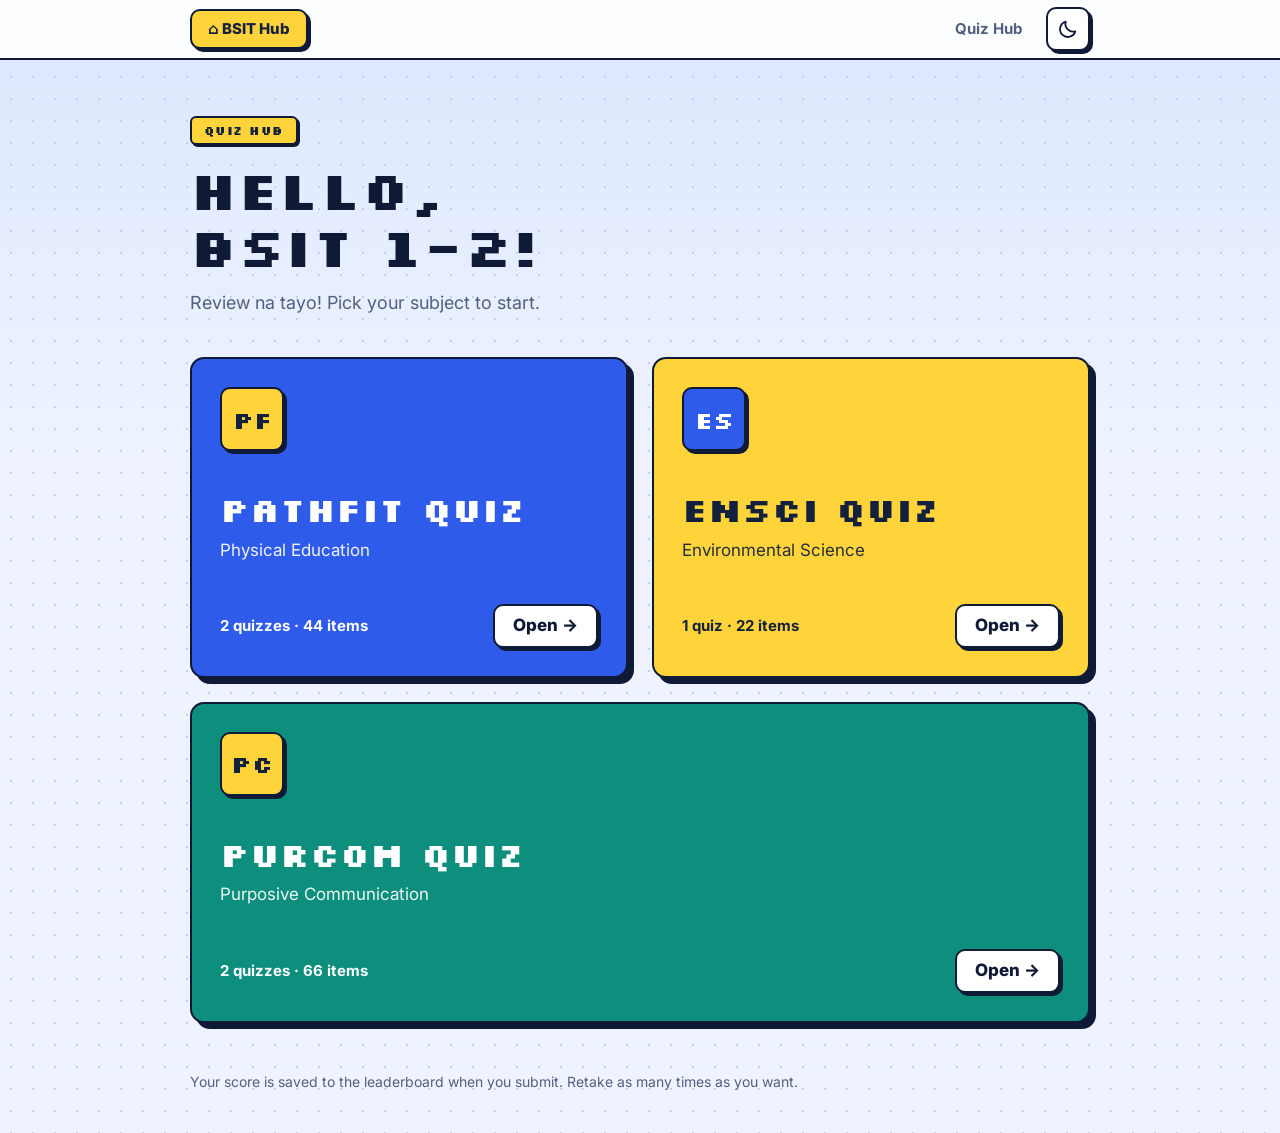
<file: index.html>
<!doctype html><html lang="en"><head><meta charset="utf-8"><meta name="viewport" content="width=device-width,initial-scale=1">
<script src="theme.js"></script>
<title>Quiz Hub</title><link rel="icon" href="favicon.svg" type="image/svg+xml"><link rel="stylesheet" href="style.css"><script src="splash.js"></script></head><body>
<nav class="bar"><div class="wrap barin"><a id="hubback" class="back" href="#">&#8962; BSIT Hub</a><span id="crumb">Quiz Hub</span></div></nav>
<header class="hero hub"><div class="wrap"><p class="tag">Quiz Hub</p><h1>Hello,<br>BSIT 1-2!</h1>
<p class="lead">Review na tayo! Pick your subject to start.</p></div></header>
<main class="wrap"><div id="subjects" class="subjects"></div>
<a id="alink" class="abtn alink" href="archive.html" hidden><span class="al"><svg class="fi" viewBox="0 0 24 20" width="24" height="20" aria-hidden="true"><path d="M1.5 3.5h7l2 2.5h12v12h-21z" fill="#FFD43B" stroke="currentColor" stroke-width="1.6" stroke-linejoin="round"/></svg>Archived quizzes <b id="acount"></b></span><span class="ac" aria-hidden="true">&rarr;</span></a></main>
<footer class="wrap foot">Your score is saved to the leaderboard when you submit. Retake as many times as you want.</footer>
<script src="config.js"></script><script src="data.js"></script>
<script>
document.getElementById('hubback').href=HUB_URL;
const el=document.getElementById('subjects'),ab=document.getElementById('alink');
const plural=n=>n+(n===1?' quiz':' quizzes');
function draw(arch){
 const A=new Set(arch||[]);
 el.innerHTML=SUBJECTS.map(s=>{
  const all=QUIZZES.filter(q=>q.subject===s.id),qs=all.filter(q=>!A.has(q.id)),n=qs.reduce((t,q)=>t+countQ(q),0);
  const info=qs.length?plural(qs.length)+' &middot; '+n+' items':all.length?'No new quizzes':'Coming soon';
  return `<a class="sj ${s.id}" href="subject.html?s=${s.id}"><span class="badge">${s.badge}</span><div><h2>${esc(s.name)} Quiz</h2><p>${esc(s.full)}</p></div><div class="meta"><small>${info}</small><span class="open">Open &rarr;</span></div></a>`}).join('');
 const k=QUIZZES.filter(q=>A.has(q.id)).length;
 document.getElementById('acount').textContent=k?'('+k+')':'';ab.hidden=!k}
{const c=archive.cached();
 draw(c||[]);
 archive.ids().then(a=>{if(a===null)return;
  if(!c||[...a].sort().join()!==[...c].sort().join())draw(a)})}
</script>


</body></html>
</file>
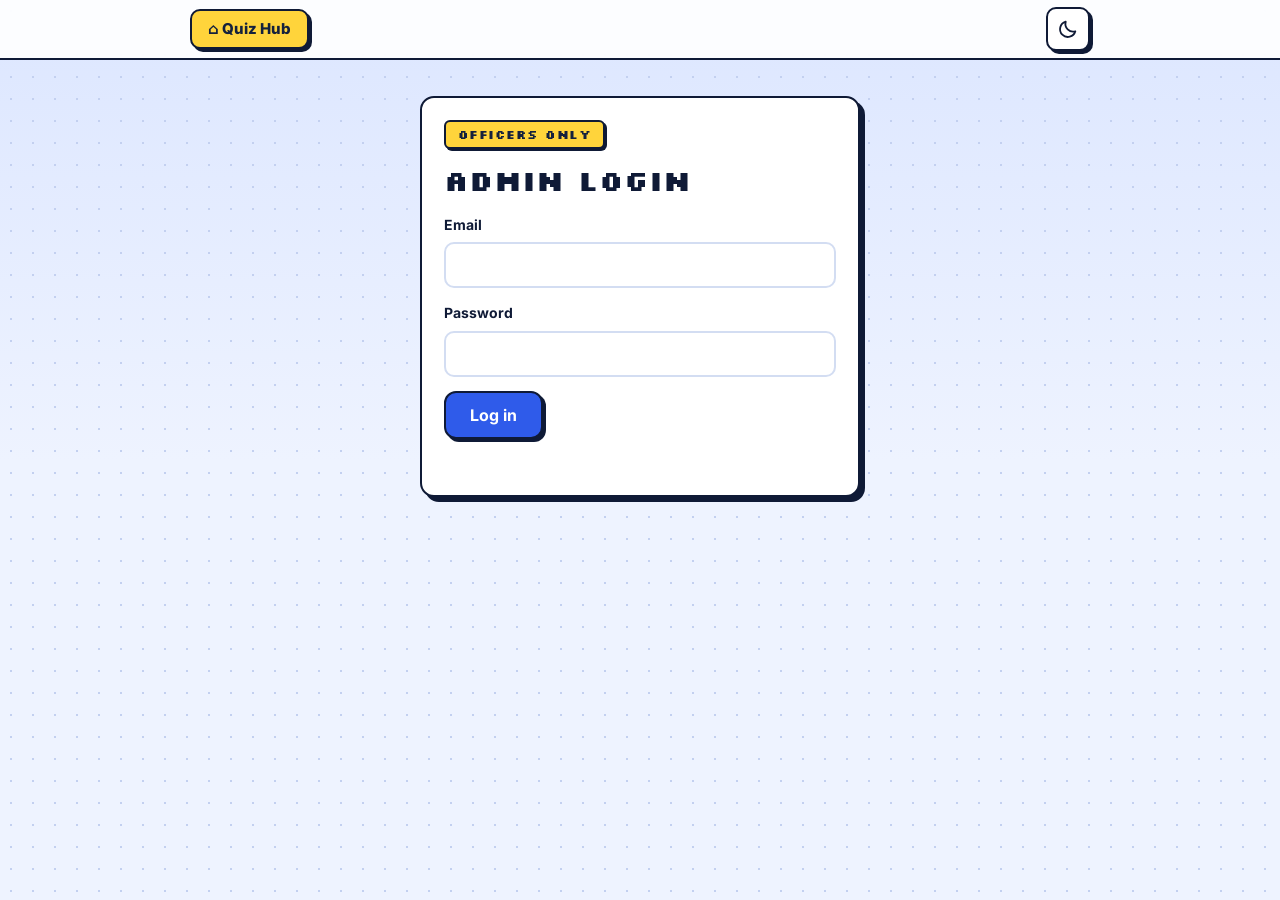
<file: admin.html>
<!doctype html><html lang="en"><head><meta charset="utf-8"><meta name="viewport" content="width=device-width,initial-scale=1">
<meta name="robots" content="noindex,nofollow">
<script src="theme.js"></script>
<title>Admin | Quiz Hub</title><link rel="icon" href="favicon.svg" type="image/svg+xml"><link rel="stylesheet" href="style.css">
<style>
[hidden]{display:none!important}
.narrow{max-width:440px;margin:36px auto}
.box{background:var(--card);border:2px solid var(--bd);border-radius:var(--r);padding:22px;box-shadow:5px 5px 0 var(--sh)}
.fld{display:grid;gap:6px;margin-bottom:14px}.fld label{font-weight:700;font-size:14px}
.fld input{width:100%;min-height:46px;padding:10px 12px;border:2px solid var(--line);border-radius:10px;background:var(--card);color:var(--ink);font:16px Inter,system-ui,sans-serif}
.fld input:focus{outline:0;border-color:var(--bd);box-shadow:3px 3px 0 var(--sh)}
.err{color:var(--bad);font-weight:700;min-height:1.4em;margin-top:10px}
.btn:disabled{opacity:.6;cursor:wait}
.btn.sm{min-height:40px;padding:0 16px;font-size:14px}
.sub{margin:28px 0 12px;display:flex;align-items:baseline;justify-content:space-between;gap:12px;flex-wrap:wrap}
.sub h2{font:700 clamp(16px,3vw,20px)/1.2 var(--px);text-transform:uppercase}
.rowq{display:grid;grid-template-columns:auto 1fr auto;gap:14px;align-items:center;background:var(--card);border:2px solid var(--bd);border-radius:var(--r);padding:14px 16px;margin-bottom:12px;box-shadow:4px 4px 0 var(--sh)}
.rowq.old{border-style:dashed;box-shadow:none;background:var(--soft)}
.rowq h3{font-size:17px;margin:0 0 2px}.rowq p{margin:0;color:var(--mut);font-size:14px}
.st{display:inline-block;margin-right:8px;padding:1px 9px;border:2px solid var(--bd);border-radius:6px;font:700 11px var(--px);text-transform:uppercase;background:var(--ok-bg);color:var(--ok-ink)}
.rowq.old .st{background:var(--yel);color:var(--yel-ink)}
.top{display:flex;gap:10px;align-items:center}
#toast{position:fixed;left:50%;bottom:24px;transform:translateX(-50%);background:var(--act-bg);color:var(--act-ink);padding:12px 18px;border-radius:10px;border:2px solid var(--bd);font-weight:700;display:none;z-index:20}
@media(max-width:560px){.rowq{grid-template-columns:auto 1fr}.rowq .btn{grid-column:1/-1;width:100%}}
</style></head><body>
<nav class="bar"><div class="wrap barin"><a href="index.html" class="back">&#8962; Quiz Hub</a><div class="top"><span id="who" class="hint" style="margin:0" hidden></span><button class="btn ghost sm" id="out" type="button" hidden>Sign out</button></div></div></nav>
<main class="wrap">
<section id="cfg" class="box narrow" hidden><h2>Not connected yet</h2><p class="hint">Open <b>config.js</b> and paste your Supabase Project URL and publishable key, then reload.</p></section>

<section id="login" class="box narrow" hidden>
<p class="tag">Officers only</p><h1 style="font:700 28px/1.1 var(--px);text-transform:uppercase;margin-bottom:18px">Admin login</h1>
<form id="lf"><div class="fld"><label for="em">Email</label><input id="em" type="email" autocomplete="username" required></div>
<div class="fld"><label for="pw">Password</label><input id="pw" type="password" autocomplete="current-password" required></div>
<button class="btn" id="lb" type="submit">Log in</button><p class="err" id="lmsg" role="alert"></p></form>
</section>

<section id="dash" hidden>
<header class="hero" style="padding-bottom:0"><p class="tag">Admin</p><h1 style="font-size:clamp(26px,6vw,44px)">Archive quizzes</h1>
<p class="lead">Archive a quiz when it is finished. It moves under <b>Archived quizzes</b> on its subject page, where students can still take it again. Changes show up right away.</p></header>
<div id="subs"></div>
<p class="hint" id="note" style="margin:6px 0 60px"></p>
</section>
</main>
<div id="toast" role="status"></div>
<script src="config.js"></script><script src="data.js"></script>
<script>
(()=>{
const $=s=>document.querySelector(s),KEY="qh_admin_session";
const toast=m=>{const t=$("#toast");t.textContent=m;t.style.display="block";clearTimeout(toast.t);toast.t=setTimeout(()=>t.style.display="none",2600)};
const show=id=>{["cfg","login","dash"].forEach(x=>$("#"+x).hidden=x!==id);$("#out").hidden=id!=="dash";if(id!=="dash")$("#who").hidden=true};
if(!db.on()){show("cfg");return}

/* ---- session (Supabase Auth over plain REST, no library needed) ---- */
let S=null;try{S=JSON.parse(localStorage.getItem(KEY)||"null")}catch(e){}
const save=s=>{S=s;try{s?localStorage.setItem(KEY,JSON.stringify(s)):localStorage.removeItem(KEY)}catch(e){}};
const auth=async(q,body)=>{const x=await fetch(SUPABASE_URL+"/auth/v1/"+q,{method:"POST",headers:{apikey:SUPABASE_KEY,"Content-Type":"application/json"},body:JSON.stringify(body)});
 const j=await x.json().catch(()=>({}));if(!x.ok)throw new Error(j.error_description||j.msg||j.message||("Error "+x.status));return j};
const toSession=j=>({a:j.access_token,r:j.refresh_token,email:(j.user&&j.user.email)||(S&&S.email)||""});
async function refresh(){if(!S||!S.r)return false;try{save(toSession(await auth("token?grant_type=refresh_token",{refresh_token:S.r})));return true}catch(e){save(null);return false}}
async function api(path,o={},retry=true){
 const x=await fetch(SUPABASE_URL+"/rest/v1/"+path,{...o,headers:{apikey:SUPABASE_KEY,Authorization:"Bearer "+(S?S.a:SUPABASE_KEY),"Content-Type":"application/json",...(o.headers||{})}});
 if(x.status===401&&retry&&await refresh())return api(path,o,false);return x}
const isAdmin=async()=>{try{const x=await api("rpc/is_admin",{method:"POST",body:"{}"});return x.ok&&(await x.json())===true}catch(e){return false}};

/* ---- archive state ---- */
let A=new Set();
const cache=()=>{try{localStorage.setItem(ARCH_KEY,JSON.stringify([...A]))}catch(e){}};
function draw(){
 $("#subs").innerHTML=SUBJECTS.map(s=>{const qs=QUIZZES.filter(q=>q.subject===s.id);
  return `<div class="sub"><h2>${esc(s.name)}</h2><span class="hint" style="margin:0">${qs.filter(q=>A.has(q.id)).length} of ${qs.length} archived</span></div>`+
  (qs.length?qs.map((q,i)=>{const o=A.has(q.id);
   return `<div class="rowq${o?" old":""}"><span class="num">${i+1}</span><div><h3>${q.title}</h3><p><span class="st">${o?"Archived":"Active"}</span>${countQ(q)} items &middot; ${q.parts.length} parts</p></div><button class="btn ${o?"ghost":""} sm" data-id="${esc(q.id)}" data-on="${o?0:1}">${o?"Unarchive":"Archive"}</button></div>`}).join(""):`<p class="hint">No quizzes yet.</p>`)}).join("")}
$("#subs").addEventListener("click",async e=>{
 const b=e.target.closest("button[data-id]");if(!b)return;
 const id=b.dataset.id,on=b.dataset.on==="1";b.disabled=true;
 try{const x=on?await api("quiz_archive?on_conflict=quiz_id",{method:"POST",headers:{Prefer:"resolution=ignore-duplicates,return=minimal"},body:JSON.stringify({quiz_id:id})})
              :await api("quiz_archive?quiz_id=eq."+encodeURIComponent(id),{method:"DELETE"});
  if(!x.ok){const j=await x.json().catch(()=>({}));
   throw new Error(x.status===401||x.status===403||j.code==="42501"?"This account is not an admin. Run supabase-archive.sql with your email.":/PGRST205|42P01/.test(j.code||"")?"Table missing. Run supabase-archive.sql first.":(j.message||"Error "+x.status))}
  on?A.add(id):A.delete(id);cache();toast(on?"Archived":"Unarchived")}
 catch(err){toast(err.message||"Network error")}
 draw()});

async function open(){
 if(!(await isAdmin())){const had=!!S;save(null);show("login");$("#lmsg").textContent=had?"That account is not an admin. Check supabase-archive.sql.":"";return}
 $("#who").textContent=S.email;$("#who").hidden=false;
 const a=await archive.ids();A=new Set(a||[]);
 $("#note").textContent=a===null?"Could not load the archive list. Check that supabase-archive.sql was run.":"";
 draw();show("dash");$("#who").hidden=false}
$("#lf").onsubmit=async e=>{e.preventDefault();const m=$("#lmsg"),b=$("#lb");m.textContent="";b.disabled=true;
 try{save(toSession(await auth("token?grant_type=password",{email:$("#em").value.trim(),password:$("#pw").value})));$("#pw").value="";await open()}
 catch(err){m.textContent=/invalid/i.test(err.message)?"Wrong email or password.":err.message}
 b.disabled=false};
$("#out").onclick=()=>{save(null);A=new Set();show("login")};
if(S)open();else show("login");
})();
</script></body></html>
</file>
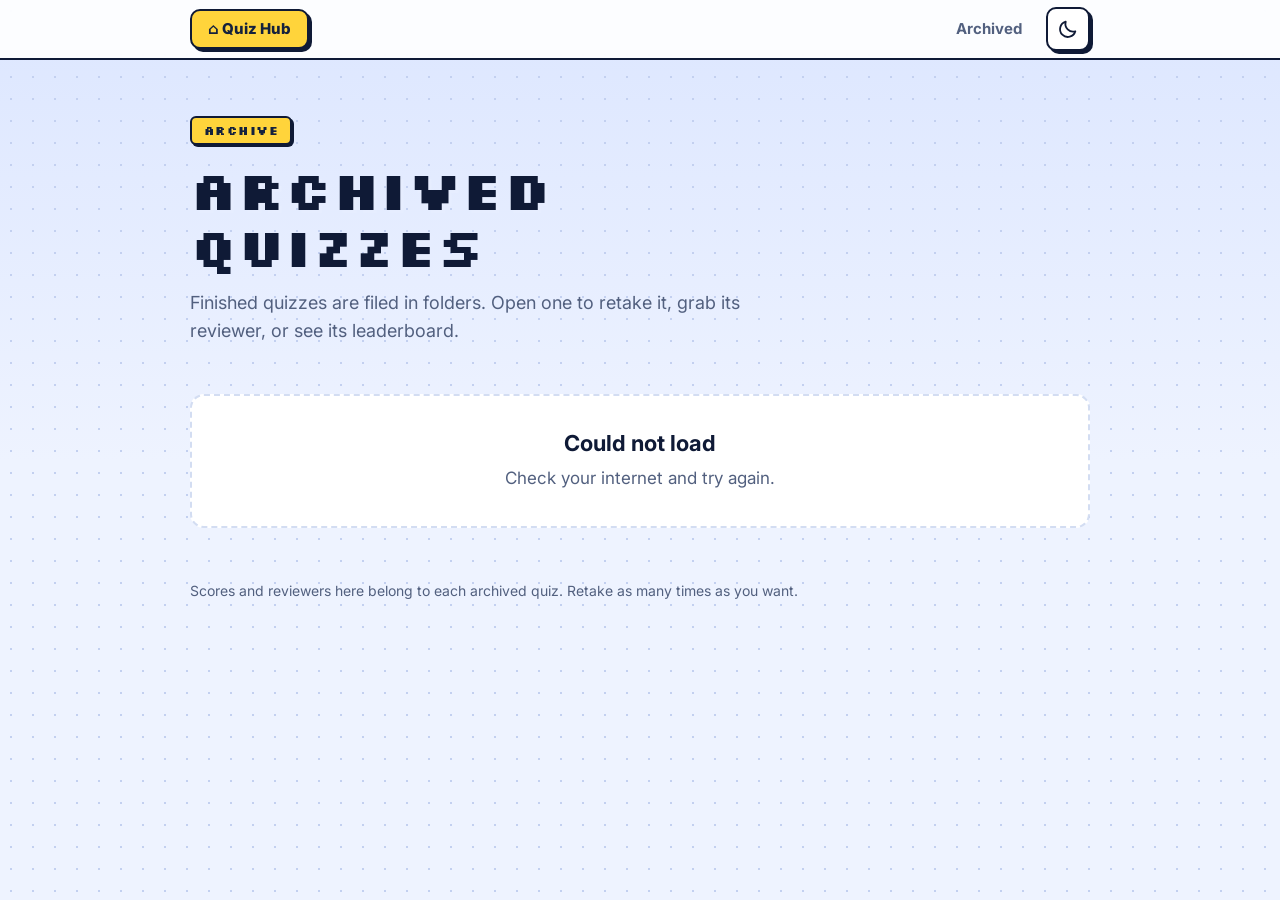
<file: archive.html>
<!doctype html><html lang="en"><head><meta charset="utf-8"><meta name="viewport" content="width=device-width,initial-scale=1">
<script src="theme.js"></script>
<title>Archived quizzes | Quiz Hub</title><link rel="icon" href="favicon.svg" type="image/svg+xml"><link rel="stylesheet" href="style.css"><script src="splash.js"></script></head><body>
<nav class="bar"><div class="wrap barin"><a href="index.html" class="back">&#8962; Quiz Hub</a><span id="crumb">Archived</span></div></nav>
<header class="hero hub"><div class="wrap"><p class="tag">Archive</p><h1>Archived<br>quizzes</h1>
<p class="lead">Finished quizzes are filed in folders. Open one to retake it, grab its reviewer, or see its leaderboard.</p></div></header>
<main class="wrap"><div id="subjects" class="folders"></div></main>
<footer class="wrap foot">Scores and reviewers here belong to each archived quiz. Retake as many times as you want.</footer>
<script src="config.js"></script><script src="data.js"></script>
<script>
const el=document.getElementById('subjects');
const rd=q=>q.round||1,plural=(n,w)=>n+' '+w+(n===1?'':'s');
const msg=(h,p)=>`<div class="empty" style="grid-column:1/-1"><h2>${h}</h2><p>${p}</p></div>`;
function draw(arch){
 const A=new Set(arch||[]),groups=[];
 SUBJECTS.forEach(s=>{const mine=QUIZZES.filter(q=>q.subject===s.id&&A.has(q.id));
  [...new Set(mine.map(rd))].sort((a,b)=>a-b).forEach(r=>groups.push({s,r,qs:mine.filter(q=>rd(q)===r)}))});
 if(!groups.length){el.innerHTML=msg('Nothing archived yet','When a quiz is finished it gets filed here. <a class="hl" href="index.html">&larr; Back to Quiz Hub</a>');return}
 el.innerHTML=groups.map(({s,r,qs})=>{const n=qs.reduce((t,q)=>t+countQ(q),0);
  return `<a class="fd ${s.id}" href="subject.html?s=${s.id}&a=1&r=${r}"><i class="tab"></i><i class="paper"></i><div class="fb2"><span class="badge">${s.badge}</span><div><h2>${esc(s.name)} Quiz ${r}</h2><p>${esc(s.full)}</p></div><div class="meta"><small>${plural(qs.length,'lesson')} &middot; ${n} items</small><span class="open">Open &rarr;</span></div></div></a>`}).join('')}
{const c=archive.cached();
 if(c)draw(c);else el.innerHTML='<p class="hint">Loading archived quizzes...</p>';
 archive.ids().then(a=>{
  if(a===null){if(!c)el.innerHTML=msg('Could not load','Check your internet and try again.');return}
  if(!c||[...a].sort().join()!==[...c].sort().join())draw(a)})}
</script>
</body></html>
</file>
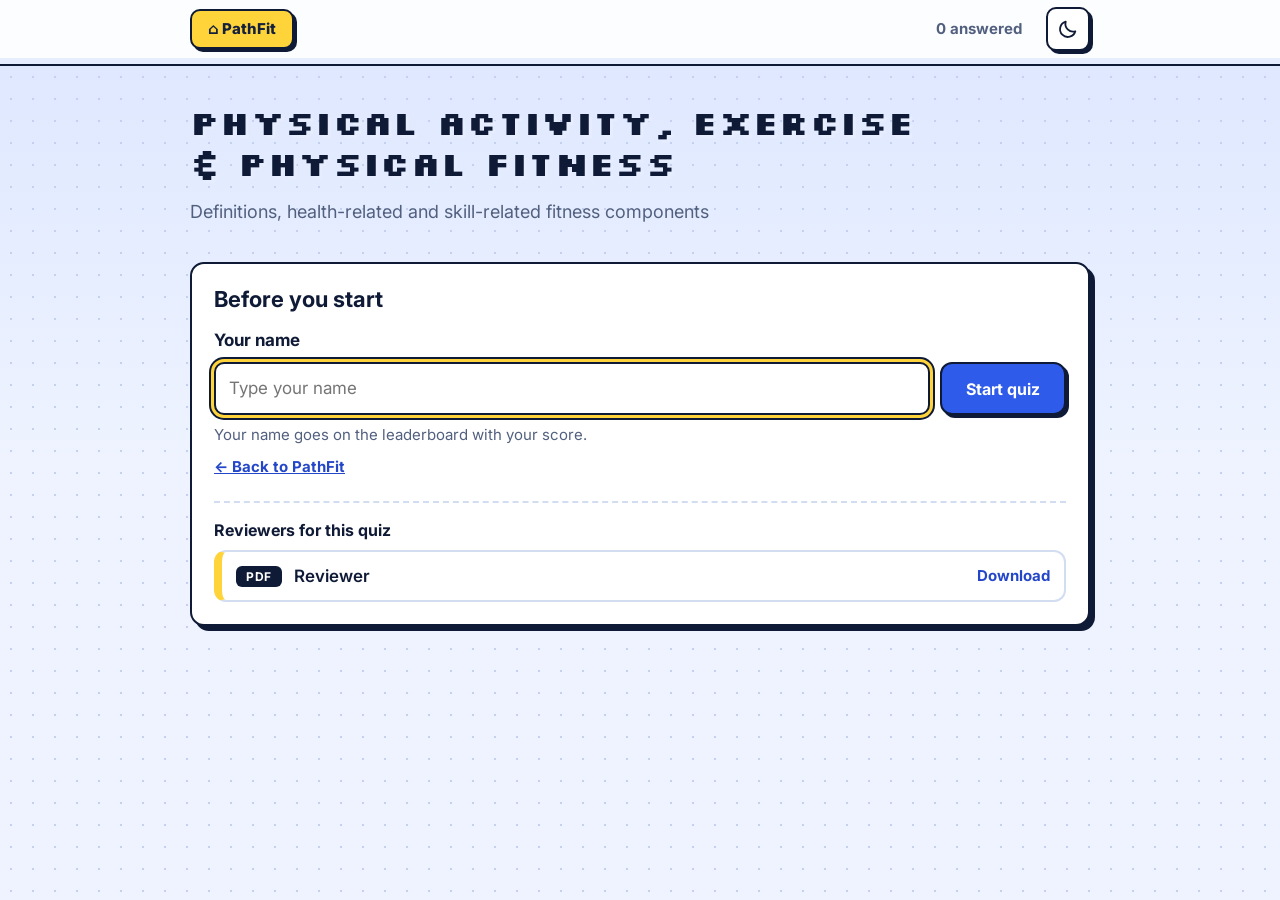
<file: quiz.html>
<!doctype html><html lang="en"><head><meta charset="utf-8"><meta name="viewport" content="width=device-width,initial-scale=1">
<script src="theme.js"></script>
<title>Quiz | Quiz Hub</title><link rel="icon" href="favicon.svg" type="image/svg+xml"><link rel="stylesheet" href="style.css"><script src="splash.js"></script></head><body>
<nav class="bar"><div class="wrap barin"><a href="index.html" class="back">&#8962; Home</a><span id="prog">0 answered</span></div><div class="meter"><i id="fill"></i></div></nav>
<header class="qhead"><div class="wrap"><h1 id="title"></h1><p class="lead" id="sub"></p></div></header>
<main class="wrap" id="gate"><form class="who gate" id="gf"><h2>Before you start</h2><label for="name">Your name</label><div><input id="name" class="txt" maxlength="40" required autocomplete="name" placeholder="Type your name"><button class="btn">Start quiz</button></div><p class="hint">Your name goes on the leaderboard with your score.</p><p class="hint"><a class="hl" href="index.html">&larr; Back to home</a></p></form></main>
<main class="wrap" id="qbody" hidden><div id="quiz"></div>
<div class="actions"><button id="submit" class="btn">Submit answers</button></div><p class="hint" id="subhint">Submitting checks your answers and saves your score to the leaderboard.</p>
<div id="result" class="result" hidden></div></main>
<script src="config.js"></script><script src="data.js"></script><script src="app.js"></script></body></html>
</file>
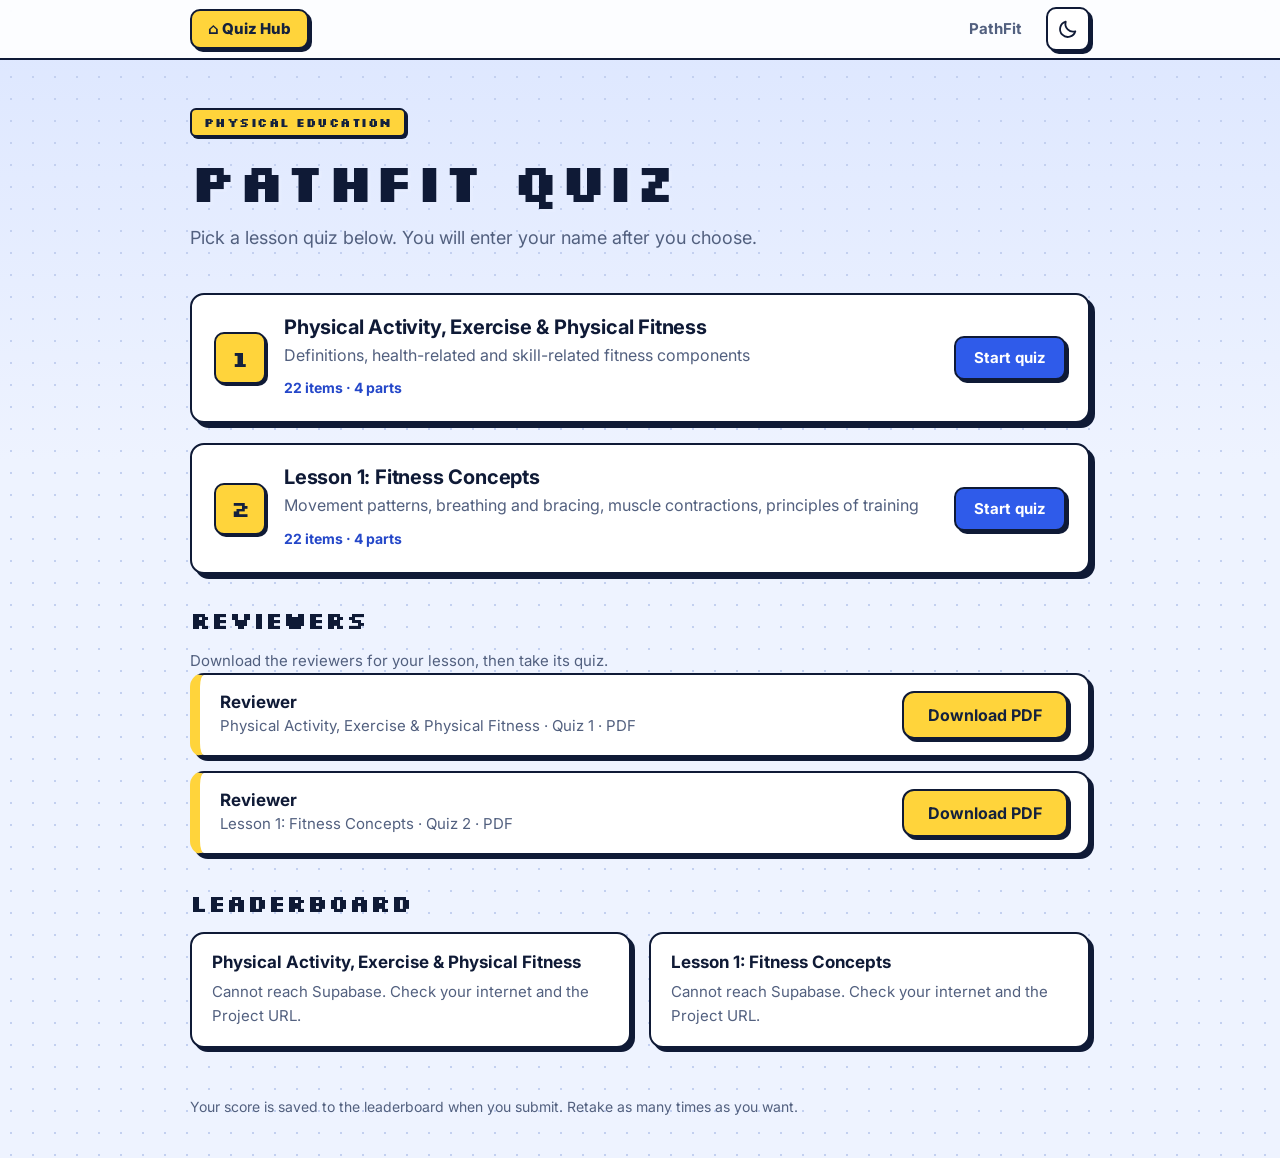
<file: subject.html>
<!doctype html><html lang="en"><head><meta charset="utf-8"><meta name="viewport" content="width=device-width,initial-scale=1">
<script src="theme.js"></script>
<title>Quiz Hub</title><link rel="icon" href="favicon.svg" type="image/svg+xml"><link rel="stylesheet" href="style.css"><script src="splash.js"></script></head><body>
<nav class="bar"><div class="wrap barin"><a href="index.html" class="back">&#8962; Quiz Hub</a><span id="crumb"></span></div></nav>
<header class="hero"><div class="wrap"><p class="tag" id="tag"></p><h1 id="h"></h1><p class="lead" id="lead">Pick a lesson quiz below. You will enter your name after you choose.</p></div></header>
<main class="wrap"><div id="list" class="cards"></div>
<section id="reviewers" hidden><h2 class="bh">Reviewers</h2><p class="hint rh">Download the reviewers for your lesson, then take its quiz.</p><div id="rev" class="rev"></div></section>
<section id="board" hidden><h2 class="bh">Leaderboard</h2><div id="lb" class="lb"></div></section></main>
<footer class="wrap foot">Your score is saved to the leaderboard when you submit. Retake as many times as you want.</footer>
<script src="config.js"></script><script src="data.js"></script>
<script>
const P=new URLSearchParams(location.search),ARCH=P.get('a')==='1';
const S=SUBJECTS.find(x=>x.id===P.get('s'))||SUBJECTS[0];
const full=QUIZZES.filter(q=>q.subject===S.id),R=ARCH?+P.get('r')||0:0,rd=q=>q.round||1,TT=S.name+' Quiz'+(R?' '+R:'');
const $=id=>document.getElementById(id);
document.title=(ARCH?'Archived ':'')+TT+' | Quiz Hub';
$('tag').textContent=ARCH?'Archived \u00b7 '+S.full:S.full;
$('h').textContent=TT;
$('crumb').textContent=ARCH?TT+' \u00b7 Archived':S.name;
if(ARCH){const b=document.querySelector('.back');b.href='archive.html';b.innerHTML='&#8962; Archived quizzes';
 $('lead').textContent='Finished quizzes. Take one again, grab its reviewer, or check its leaderboard.'}
const qlink=q=>'quiz.html?q='+q.id+(ARCH?'&a=1':'');
const card=(q,go)=>`<a class="card" href="${qlink(q)}"><span class="num">${full.indexOf(q)+1}</span><div><h2>${q.title}</h2><p>${q.sub}</p><small>${countQ(q)} items &middot; ${q.parts.length} parts</small></div><span class="go">${go}</span></a>`;
const msg=(h,p,l)=>`<div class="empty"><h2>${h}</h2><p>${p}</p>${l?`<p><a class="hl" href="archive.html">${l}</a></p>`:''}</div>`;
function reviewers(list){
 const sec=$('reviewers'),el=$('rev'),wp=list.filter(q=>q.pdf||q.files);
 sec.hidden=!wp.length;el.innerHTML='';if(!wp.length)return;
 const fl=q=>q.files||[{n:'Reviewer',k:'PDF',f:q.pdf}],seen={};
 wp.forEach(q=>fl(q).forEach(x=>{(seen[x.f]=seen[x.f]||{x,qs:[]}).qs.push(full.indexOf(q)+1)}));
 el.innerHTML=Object.values(seen).map(({x,qs})=>{const sh=qs.length>1;return `<div class="rv"><div><h3>${esc(x.n)}${sh?' (all lessons)':''}</h3><p class="hint">${sh?'Covers Quiz '+qs.join(' and Quiz '):esc(full[qs[0]-1].title)+' &middot; Quiz '+qs[0]} &middot; ${x.k}</p></div><a class="btn gold" href="${x.f}" download>Download ${x.k}</a></div>`}).join('')}
function board(list){
 const sec=$('board'),lb=$('lb');lb.innerHTML='';sec.hidden=!list.length;
 list.forEach(async q=>{const d=document.createElement('div');d.className='lbq';d.innerHTML='<h3>'+esc(q.title)+'</h3><p class="hint">Loading...</p>';lb.append(d);
  const r=await db.top(q.id);d.querySelector('p').outerHTML=r===null?'<p class="hint">'+esc(db.hint())+'</p>':r.length?'<ol>'+r.map(x=>'<li><span>'+esc(x.name)+'</span><b>'+x.score+'/'+x.total+'</b></li>').join('')+'</ol>':'<p class="hint">No scores yet. Be the first.</p>'})}
let jumped=false;
function draw(arch){
 const A=new Set(arch||[]),list=full.filter(q=>ARCH?A.has(q.id)&&(!R||rd(q)===R):!A.has(q.id)),hadArch=full.some(q=>A.has(q.id));
 $('list').innerHTML=list.length?list.map(q=>card(q,ARCH?'Take again':'Start quiz')).join(''):
  !full.length?msg('Coming soon',esc(S.name)+' quizzes are not up yet. Check back later.'):
  ARCH?msg('Nothing archived here','No '+esc(TT)+' quizzes are archived right now.','&larr; Back to archived quizzes'):
  hadArch?msg('No new quizzes right now','Finished '+esc(S.name)+' quizzes are in the archive. Open one to take it again.','Open archived quizzes'):
  msg('Coming soon',esc(S.name)+' quizzes are not up yet. Check back later.');
 reviewers(list);board(list);
 if(!jumped&&location.hash==='#board'&&list.length){jumped=true;$('board').scrollIntoView()}}
{const c=archive.cached();
 if(c)draw(c);else if(full.length)$('list').innerHTML='<p class="hint">Loading quizzes...</p>';else draw([]);
 if(full.length)archive.ids().then(a=>{
  if(a===null){if(!c){if(ARCH)$('list').innerHTML=msg('Could not load','Check your internet and try again.');else draw([])}return}
  if(!c||[...a].sort().join()!==[...c].sort().join())draw(a);
  else if(!$('list').children.length)draw(a)})}
</script>
</body></html>
</file>
<file: style.css>
/* Quiz Hub — same theme as the BSIT 1-2 class hub.
   Pixel font only for brand/titles/badges. Questions, options and inputs stay clean Inter. */
@import url('https://fonts.googleapis.com/css2?family=Inter:wght@400;500;600;700;800&family=Silkscreen:wght@400;700&display=swap');
@font-face{font-family:SilkLocal;src:url(fonts/silkscreen-latin-400-normal.woff2) format("woff2");font-weight:400}
@font-face{font-family:SilkLocal;src:url(fonts/silkscreen-latin-700-normal.woff2) format("woff2");font-weight:700}

/* ============ Design tokens (copied from the class hub) ============ */
:root{
 --bg:#EEF3FF;--glow:#DCE6FF;--dot:#C3D0F0;
 --card:#fff;--ink:#0F1A36;--mut:#52607F;--line:#D3DDF2;--soft:#E6EDFF;
 --bd:#0F1A36;--sh:#0F1A36;--act-bg:#0F1A36;--act-ink:#fff;
 --pri:#2F5BEA;--pri-ink:#fff;--link:#2447C9;--yel:#FFD43B;--yel-ink:#14213D;--ok:#2F9E44;--bad:#C62F45;
 --ok-bg:#E3F7E9;--bad-bg:#FFE6EA;--ok-ink:#145C28;--bad-ink:#9B1230;
 --px:Silkscreen,SilkLocal,monospace;--r:14px;color-scheme:light}
@media (prefers-color-scheme:dark){:root:not([data-theme="light"]){
 --bg:#0A1020;--glow:#111C40;--dot:#18233F;--card:#141E38;--ink:#EEF2FF;--mut:#A6B2CF;--line:#2A3858;--soft:#1C2745;
 --bd:#6F86D6;--sh:#04070F;--act-bg:#8EA6FF;--act-ink:#0A1020;--pri:#4F73F5;--link:#9DB2FF;--ok:#4BC46A;--bad:#FF7A8E;
 --ok-bg:#143824;--bad-bg:#4A1A26;--ok-ink:#A6EBB8;--bad-ink:#FFB3C0;color-scheme:dark}}
:root[data-theme="dark"]{
 --bg:#0A1020;--glow:#111C40;--dot:#18233F;--card:#141E38;--ink:#EEF2FF;--mut:#A6B2CF;--line:#2A3858;--soft:#1C2745;
 --bd:#6F86D6;--sh:#04070F;--act-bg:#8EA6FF;--act-ink:#0A1020;--pri:#4F73F5;--link:#9DB2FF;--ok:#4BC46A;--bad:#FF7A8E;
 --ok-bg:#143824;--bad-bg:#4A1A26;--ok-ink:#A6EBB8;--bad-ink:#FFB3C0;color-scheme:dark}

*{box-sizing:border-box}
html{scroll-behavior:smooth;scroll-padding-top:70px;-webkit-text-size-adjust:100%}
body{margin:0;color:var(--ink);font:17px/1.6 Inter,system-ui,sans-serif;
 background-color:var(--bg);
 background-image:radial-gradient(var(--dot) 1.2px,transparent 1.3px),linear-gradient(180deg,var(--glow),transparent 460px);
 background-size:22px 22px,100% 100%;background-repeat:repeat,no-repeat}
h1,h2,h3{line-height:1.2;margin:0;text-wrap:balance}
p{margin:0}
::selection{background:var(--yel);color:var(--yel-ink)}
:focus-visible{outline:3px solid var(--yel);outline-offset:2px;box-shadow:0 0 0 5px var(--bd)}
.wrap{max-width:940px;margin:0 auto;padding:0 20px}

/* ============ Page headers ============ */
.hero{padding:48px 0 8px}
.hero.hub{padding:56px 0 8px}
.hero h1,.qhead h1{font-family:var(--px);font-weight:700;text-transform:uppercase;letter-spacing:.01em;text-shadow:3px 3px 0 var(--soft)}
.hero h1{font-size:clamp(30px,7vw,54px);line-height:1.05}
.tag{display:inline-block;margin:0 0 16px;padding:3px 12px;border:2px solid var(--bd);border-radius:6px;background:var(--yel);color:var(--yel-ink);font:700 12px/1.6 var(--px);text-transform:uppercase;letter-spacing:.04em;box-shadow:2px 2px 0 var(--sh)}
.lead{max-width:56ch;margin:14px 0 0;color:var(--mut);font-size:18px}
.qhead{padding:36px 0 4px}
.qhead h1{font-size:clamp(20px,4.6vw,34px);line-height:1.2}
.sv{display:inline-block}

/* ============ Top bar ============ */
.bar{position:sticky;top:0;z-index:5;background:color-mix(in srgb,var(--card) 90%,transparent);-webkit-backdrop-filter:blur(10px);backdrop-filter:blur(10px);border-bottom:2px solid var(--bd)}
.barin{display:flex;justify-content:space-between;align-items:center;gap:12px;min-height:58px;font-weight:700}
.back{display:inline-flex;align-items:center;min-height:40px;padding:0 16px;border:2px solid var(--bd);border-radius:10px;background:var(--yel);color:var(--yel-ink)!important;font-weight:800;font-size:15px;text-decoration:none;box-shadow:3px 3px 0 var(--sh);transition:transform .1s,box-shadow .1s}
.back:hover{transform:translate(-1px,-1px);box-shadow:4px 4px 0 var(--sh)}
.back:active{transform:translate(3px,3px);box-shadow:0 0 0 var(--sh)}
#crumb,#prog{color:var(--mut);font-size:15px}
.meter{height:6px;background:var(--soft)}
.meter i{display:block;height:100%;width:0;background:var(--pri);transition:width .25s}

/* ============ Buttons ============ */
.btn{font:700 16px Inter,system-ui,sans-serif;min-height:48px;padding:0 24px;display:inline-flex;align-items:center;justify-content:center;gap:8px;text-align:center;text-decoration:none;cursor:pointer;
 background:var(--pri);color:var(--pri-ink);border:2px solid var(--bd);border-radius:12px;box-shadow:3px 3px 0 var(--sh);transition:transform .1s,box-shadow .1s,background .15s}
.btn:hover{transform:translate(-1px,-1px);box-shadow:4px 4px 0 var(--sh)}
.btn:active{transform:translate(3px,3px);box-shadow:0 0 0 var(--sh)}
.btn.ghost{background:var(--card);color:var(--ink)}.btn.ghost:hover{background:var(--soft)}
.btn.gold{background:var(--yel);color:var(--yel-ink);white-space:nowrap}
.actions{display:flex;gap:12px;flex-wrap:wrap;margin:28px 0 12px}

/* ============ Hub: subject tiles ============ */
.subjects{display:grid;gap:24px;grid-template-columns:repeat(2,minmax(0,1fr));margin:32px 0 40px}
.sj{display:flex;flex-direction:column;justify-content:space-between;gap:40px;min-height:300px;padding:28px;border:2px solid var(--bd);border-radius:var(--r);box-shadow:6px 6px 0 var(--sh);text-decoration:none;
 background:var(--pri);color:#fff;transition:transform .1s,box-shadow .1s}
.sj.ensci{background:var(--yel);color:var(--yel-ink)}
.sj.purcom{background:#0E8F7E;color:#fff}
.sj.purcom .badge{background:var(--yel);color:var(--yel-ink)}
.sj:nth-child(3):last-child{grid-column:1/-1;min-height:220px}
.sj:hover{transform:translate(-2px,-2px);box-shadow:8px 8px 0 var(--sh)}
.sj:active{transform:translate(3px,3px);box-shadow:2px 2px 0 var(--sh)}
.sj .badge{display:grid;place-items:center;width:64px;height:64px;border:2px solid var(--bd);border-radius:10px;background:var(--yel);color:var(--yel-ink);font:700 24px var(--px);box-shadow:3px 3px 0 var(--sh)}
.sj.ensci .badge{background:var(--pri);color:#fff}
.sj h2{font:700 clamp(24px,4.4vw,34px)/1.1 var(--px);text-transform:uppercase}
.sj p{margin:8px 0 0;font-size:17px;opacity:.92}
.sj .meta{display:flex;justify-content:space-between;align-items:center;gap:12px;flex-wrap:wrap}
.sj small{font-weight:700;font-size:15px}
.sj .open{min-height:44px;display:inline-flex;align-items:center;padding:0 18px;border:2px solid var(--bd);border-radius:10px;background:var(--card);color:var(--ink);font-weight:800;box-shadow:3px 3px 0 var(--sh)}
.empty{background:var(--card);border:2px dashed var(--line);border-radius:var(--r);padding:34px;text-align:center}
.empty h2{font-size:22px}.empty p{margin-top:8px;color:var(--mut)}

/* ============ Subject page: lesson cards ============ */
.cards{display:grid;gap:20px;margin:32px 0}
.card{display:grid;grid-template-columns:auto 1fr auto;gap:18px;align-items:center;background:var(--card);border:2px solid var(--bd);border-radius:var(--r);padding:20px 22px;box-shadow:5px 5px 0 var(--sh);color:inherit;text-decoration:none;transition:transform .1s,box-shadow .1s}
.card:hover,.card:focus-visible{transform:translate(-1px,-1px);box-shadow:6px 6px 0 var(--sh)}
.card h2{font-size:20px;letter-spacing:-.01em}.card p{margin:4px 0 6px;color:var(--mut);font-size:16px}.card small{color:var(--link);font-weight:700;font-size:14px}
.num{display:grid;place-items:center;width:52px;height:52px;border:2px solid var(--bd);border-radius:10px;background:var(--yel);color:var(--yel-ink);font:700 22px var(--px);box-shadow:2px 2px 0 var(--sh)}
.go{min-height:44px;display:inline-flex;align-items:center;padding:0 18px;border:2px solid var(--bd);border-radius:10px;background:var(--pri);color:#fff;font-weight:700;font-size:15px;white-space:nowrap;box-shadow:3px 3px 0 var(--sh)}
.bh{font:700 clamp(18px,3.4vw,24px)/1.2 var(--px);text-transform:uppercase;margin:10px 0 14px}
.rh{margin:-6px 0 14px}
.rev{display:grid;gap:14px;margin-bottom:34px}
.rv{display:flex;gap:16px;align-items:center;justify-content:space-between;background:var(--card);border:2px solid var(--bd);border-left:10px solid var(--yel);border-radius:var(--r);padding:16px 20px;box-shadow:4px 4px 0 var(--sh)}
.rv h3{font-size:17px}.rv .hint{margin:2px 0 0}

/* ============ Leaderboard ============ */
.lb{display:grid;gap:18px;grid-template-columns:repeat(auto-fit,minmax(min(300px,100%),1fr));margin-bottom:40px}
.lbq{background:var(--card);border:2px solid var(--bd);border-radius:var(--r);padding:18px 20px;box-shadow:4px 4px 0 var(--sh)}
.lbq h3{margin:0 0 8px;font:700 17px Inter,system-ui,sans-serif}
.lbq ol{margin:0;padding-left:24px}
.lbq li{padding:6px 0;border-top:2px dashed var(--line)}.lbq li:first-child{border-top:0}
.lbq li span{display:inline-block;max-width:70%;vertical-align:bottom;overflow:hidden;text-overflow:ellipsis;white-space:nowrap}
.lbq li b{float:right;color:var(--link)}

/* ============ Name gate ============ */
.who{background:var(--card);border:2px solid var(--bd);border-radius:var(--r);padding:22px;margin-top:32px;box-shadow:5px 5px 0 var(--sh)}
.gate h2{font-size:22px;margin-bottom:14px}
.who label{font-weight:700;display:block;margin-bottom:8px}
.who div{display:flex;gap:10px}.who .btn{white-space:nowrap}
.hint{margin:8px 0 0;color:var(--mut);font-size:15px}
.hint.good{color:var(--ok);font-weight:700}.hint.bad{color:var(--bad);font-weight:700}
.hl{color:var(--link);font-weight:700}
.rvl{display:block;margin-top:22px;padding-top:18px;border-top:2px dashed var(--line)}
.rvl h3{margin:0 0 10px;font-size:16px}
.rvi{display:flex;align-items:center;gap:12px;padding:12px 14px;margin-top:8px;background:var(--card);border:2px solid var(--line);border-left:8px solid var(--yel);border-radius:12px;text-decoration:none;color:inherit}
.rvi:hover{border-color:var(--bd);border-left-color:var(--yel)}
.rk{flex:none;min-width:46px;text-align:center;padding:3px 8px;border-radius:6px;background:var(--act-bg);color:var(--act-ink);font:700 12px Inter,sans-serif;letter-spacing:.04em}
.rn{flex:1;font-weight:600;line-height:1.3}
.rd{flex:none;color:var(--link);font-weight:700;font-size:15px}

/* ============ Quiz: plain and readable ============ */
.part{margin:34px 0}
.part h2{font-size:22px;font-weight:800;padding-bottom:6px;border-bottom:4px solid var(--yel);display:inline-block}
.ins{color:var(--mut);margin:10px 0 16px}
.q{background:var(--card);border:2px solid var(--line);border-radius:var(--r);padding:18px 20px;margin-bottom:14px}
.q.ok{border-color:var(--ok);background:var(--ok-bg)}.q.bad{border-color:var(--bad);background:var(--bad-bg)}
.qt{margin:0 0 10px;font-weight:500}.qt b{color:var(--link)}
.opt{display:flex;gap:12px;align-items:center;min-height:50px;padding:10px 12px;border:2px solid var(--line);border-radius:10px;margin-top:8px;cursor:pointer;background:var(--card);transition:border-color .15s,background .15s}
.opt:hover{border-color:var(--bd)}.opt input{position:absolute;opacity:0}
.l{display:grid;place-items:center;flex:none;width:30px;height:30px;border-radius:8px;background:var(--soft);font-weight:700;font-size:14px}
.opt:has(:checked){border-color:var(--bd);background:var(--soft)}
.opt:has(:checked) .l{background:var(--pri);color:#fff}
.opt:has(:focus-visible){outline:3px solid var(--yel);outline-offset:2px}
.opt.right{border-color:var(--ok);background:var(--ok-bg)}.opt.wrong{border-color:var(--bad);background:var(--bad-bg)}
.txt,select{font:inherit;width:100%;padding:11px 13px;border:2px solid var(--line);border-radius:10px;background:var(--card);color:var(--ink)}
.txt:focus,select:focus{outline:3px solid var(--yel);outline-offset:0;border-color:var(--bd)}
.txt.right{border-color:var(--ok);background:var(--ok-bg)}.txt.wrong{border-color:var(--bad);background:var(--bad-bg)}
.en{display:grid;grid-template-columns:repeat(auto-fit,minmax(200px,1fr));gap:8px}
.fb{margin-top:8px;font-weight:700;color:var(--bad-ink);font-size:15px}.fb:empty{display:none}

/* matching */
.mt{display:grid;grid-template-columns:minmax(0,1fr) minmax(0,1fr);gap:20px;align-items:start}
.mt>div{display:grid;gap:10px}.mt .q{margin:0}
.row{display:grid;grid-template-columns:minmax(0,1fr) 96px;gap:10px;align-items:center}
.row .qt{margin:0;align-self:center}.row .fb{grid-column:1/-1}
.row select{min-height:46px;padding:10px 8px;text-align:center;font-weight:700}
.defs{list-style:none;margin:0;padding:16px;background:var(--soft);border:2px dashed var(--bd);border-radius:var(--r);display:grid;gap:10px;position:sticky;top:76px}
.defs::before{content:"Choices";font-weight:800}
.defs li{display:flex;gap:12px;align-items:flex-start}.defs .l{background:var(--yel);color:var(--yel-ink)}

/* result */
.result{background:var(--pri);color:#fff;border:2px solid var(--bd);border-radius:var(--r);padding:28px;margin:20px 0 60px;box-shadow:6px 6px 0 var(--sh)}
.big{font:700 clamp(36px,9vw,56px)/1.1 var(--px);margin:0 0 8px;color:var(--yel)}
.result .sv{margin:10px 0 0;background:rgba(255,255,255,.16);border-radius:8px;padding:6px 14px;font-weight:700}
.result .btn{background:var(--yel);color:var(--yel-ink)}
.result .ghost{background:transparent;color:#fff;border-color:#fff;box-shadow:none}
.result .ghost:hover{background:rgba(255,255,255,.14)}

.foot{color:var(--mut);padding-top:8px;padding-bottom:40px;font-size:14px}

/* ============ Mobile ============ */
@media(max-width:700px){
 .mt{grid-template-columns:1fr}.defs{position:static;order:-1}
 .subjects{grid-template-columns:1fr;margin-top:24px}.sj{min-height:240px;padding:22px;gap:30px;box-shadow:4px 4px 0 var(--sh)}
 .hero.hub{padding:36px 0 4px}}
@media(max-width:560px){
 body{font-size:16px}.wrap{padding:0 14px}
 .hero{padding:32px 0 4px}.qhead{padding:26px 0 2px}.part{margin:26px 0}
 .q{padding:14px}.card{grid-template-columns:auto 1fr;padding:18px;box-shadow:4px 4px 0 var(--sh)}.go{grid-column:1/-1;justify-content:center}
 .who div{flex-direction:column}.actions .btn{flex:1 1 100%}.result{padding:22px}
 .en{grid-template-columns:1fr}.rv{flex-direction:column;align-items:stretch}.rv .btn{width:100%}
 .rvi{flex-wrap:wrap}.rd{width:100%}}
@media(prefers-reduced-motion:reduce){*{transition:none!important;scroll-behavior:auto!important}}

/* ============ Subject splash transition ============ */
.splash{position:fixed;inset:0;z-index:9999;overflow:hidden;pointer-events:all;
 clip-path:inset(var(--t) var(--r2) var(--b) var(--l) round var(--r));
 transition:clip-path .6s cubic-bezier(.65,0,.25,1)}
.splash.go{clip-path:inset(0 0 0 0 round 0)}
.splash .ghost{position:fixed;margin:0;transition:opacity .25s ease;box-shadow:none!important;transform:none!important}
.splash .ghost h2{visibility:hidden}
.splash.go .ghost{opacity:0}
.splash .stitle{position:fixed;left:0;top:0;margin:0;white-space:nowrap;width:max-content;transform-origin:0 0;
 font:700 clamp(24px,4.4vw,34px)/1.1 var(--px);text-transform:uppercase;
 transition:transform .7s cubic-bezier(.65,0,.25,1),opacity .5s ease}
.splash .sbar{position:fixed;left:50%;width:min(70vw,360px);height:20px;margin-left:calc(min(70vw,360px)/-2);
 border:2px solid currentColor;border-radius:6px;padding:2px;opacity:0;transition:opacity .3s ease .45s}
.splash.go .sbar{opacity:1}
.splash .sbar i{display:block;height:100%;width:0;background:currentColor;border-radius:2px;
 transition:width 1s cubic-bezier(.4,0,.2,1) .7s}
.splash.go .sbar i{width:100%}
.splash .sload{position:fixed;left:0;right:0;text-align:center;font:700 13px var(--px);letter-spacing:.12em;
 text-transform:uppercase;opacity:0;transition:opacity .3s ease .55s}
.splash.go .sload{opacity:.85}
@media (prefers-reduced-motion:reduce){.splash,.splash *{transition-duration:.01s!important;transition-delay:0s!important}}

/* ============ Splash arrival (matches splash end state pixel for pixel, then fades out) ============ */
.arrive{position:fixed;inset:0;z-index:9999;pointer-events:all;transition:opacity .6s ease}
.arrive .atitle{position:fixed;margin:0;white-space:nowrap;font-family:var(--px);font-weight:700;line-height:1.1;text-transform:uppercase;
 transition:opacity .4s ease}
.arrive .abar{position:fixed;left:50%;width:min(70vw,360px);height:20px;margin-left:calc(min(70vw,360px)/-2);border:2px solid currentColor;border-radius:6px;padding:2px;transition:opacity .3s ease}
.arrive .abar i{display:block;height:100%;width:100%;background:currentColor;border-radius:2px}
.arrive .aload{position:fixed;left:0;right:0;text-align:center;font:700 13px var(--px);letter-spacing:.12em;text-transform:uppercase;opacity:.85;transition:opacity .3s ease}
.arrive.out{opacity:0}
.arrive.out .atitle,.arrive.out .abar,.arrive.out .aload{opacity:0}
@media (prefers-reduced-motion:reduce){.arrive,.arrive *{transition-duration:.01s!important;transition-delay:0s!important}}

/* ============ Archived quizzes ============ */
.alink{margin:-8px 0 34px;text-decoration:none}
.abtn{width:100%;display:flex;align-items:center;justify-content:space-between;gap:12px;min-height:54px;padding:0 20px;cursor:pointer;
 background:var(--card);color:var(--ink);border:2px dashed var(--bd);border-radius:var(--r);font:700 17px Inter,system-ui,sans-serif;transition:background .15s,border-style .15s}
.abtn[hidden]{display:none}
.abtn:hover{background:var(--soft);border-style:solid}
.abtn b{color:var(--link)}
.sj.off{opacity:.45;filter:grayscale(.5);cursor:default;box-shadow:none}
.sj.off:hover,.sj.off:active{transform:none;box-shadow:none}

/* ---- Folders (archive page) ---- */
.abtn .al{display:inline-flex;align-items:center;gap:12px}
.fi{flex:none}
.folders{display:grid;gap:36px 28px;grid-template-columns:repeat(auto-fill,minmax(270px,1fr));margin:40px 0 44px}
.fd{--fc:var(--pri);--fk:#fff;position:relative;display:block;padding-top:30px;text-decoration:none;color:var(--fk);
 filter:drop-shadow(6px 6px 0 var(--sh));transition:transform .1s,filter .1s}
.fd.ensci{--fc:var(--yel);--fk:var(--yel-ink)}
.fd.purcom{--fc:#0E8F7E;--fk:#fff}
.fd:hover{transform:translate(-2px,-2px);filter:drop-shadow(8px 8px 0 var(--sh))}
.fd:active{transform:translate(3px,3px);filter:drop-shadow(2px 2px 0 var(--sh))}
.fd .tab{position:absolute;z-index:2;top:0;left:0;width:44%;max-width:150px;height:36px;border:2px solid var(--bd);border-bottom:0;border-radius:12px 12px 0 0;background:var(--fc)}
.fd .paper{position:absolute;z-index:0;top:12px;left:calc(44% + 16px);right:18px;height:34px;border:2px solid var(--bd);border-radius:6px 6px 0 0;background:var(--card)}
.fd .fb2{position:relative;z-index:1;display:flex;flex-direction:column;justify-content:space-between;gap:30px;min-height:210px;padding:22px 24px;
 border:2px solid var(--bd);border-radius:0 var(--r) var(--r) var(--r);background:var(--fc)}
.fd .badge{display:grid;place-items:center;width:52px;height:52px;border:2px solid var(--bd);border-radius:10px;background:var(--yel);color:var(--yel-ink);font:700 20px var(--px);box-shadow:3px 3px 0 var(--sh)}
.fd.ensci .badge{background:var(--pri);color:#fff}
.fd h2{font:700 clamp(20px,3.4vw,26px)/1.15 var(--px);text-transform:uppercase}
.fd p{margin:8px 0 0;font-size:16px;opacity:.92}
.fd .meta{display:flex;justify-content:space-between;align-items:center;gap:12px;flex-wrap:wrap}
.fd small{font-weight:700;font-size:14px}
.fd .open{min-height:42px;display:inline-flex;align-items:center;padding:0 16px;border:2px solid var(--bd);border-radius:10px;background:var(--card);color:var(--ink);font-weight:800;box-shadow:3px 3px 0 var(--sh)}
@media(prefers-reduced-motion:reduce){.fd{transition:none}}

/* ---- Light / dark toggle button ---- */
.tg{flex:none;width:44px;height:44px;display:inline-grid;place-items:center;padding:0;border:2px solid var(--bd);border-radius:10px;background:var(--card);color:var(--ink);cursor:pointer;box-shadow:3px 3px 0 var(--sh);transition:transform .1s,box-shadow .1s,background .15s}
.tg:hover{background:var(--soft);transform:translate(-1px,-1px);box-shadow:4px 4px 0 var(--sh)}
.tg:active{transform:translate(3px,3px);box-shadow:0 0 0 var(--sh)}
.tg svg{width:22px;height:22px}
@media(max-width:700px){.tg{width:42px;height:42px}}
@media(max-width:420px){.tg{width:38px;height:38px}.tg svg{width:20px}}
.barin>:nth-last-child(2){margin-left:auto}
.barin>.tg{margin-left:12px}
</file>
